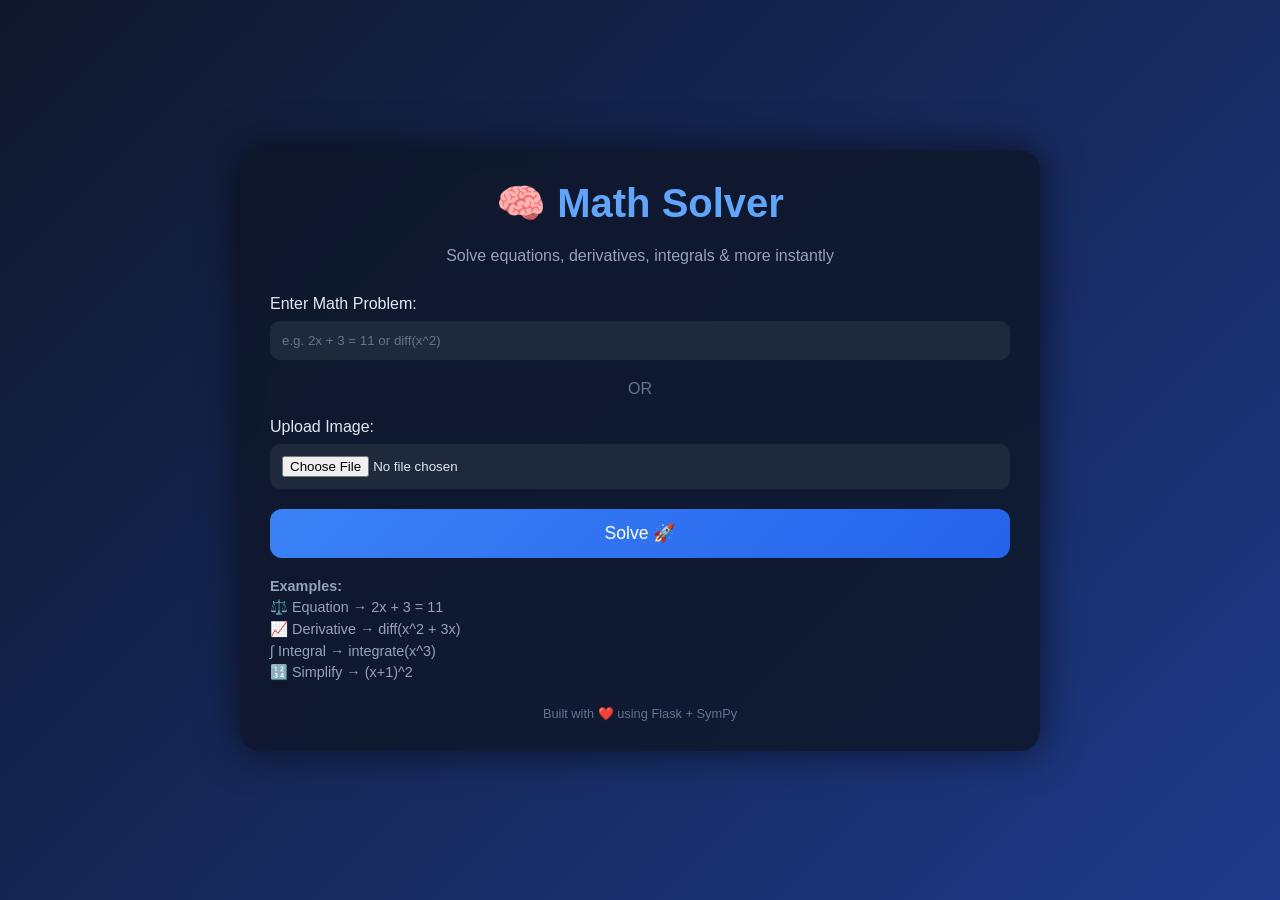
<file: index.html>
<!DOCTYPE html>
<html lang="en">
<head>
    <meta charset="UTF-8">
    <title>Math Solver</title>
    <meta name="viewport" content="width=device-width, initial-scale=1.0">

    <style>
        * {
            margin: 0;
            padding: 0;
            box-sizing: border-box;
            font-family: "Segoe UI", Tahoma, Geneva, Verdana, sans-serif;
        }

        body {
            height: 100vh;
            background: linear-gradient(135deg, #0f172a, #1e3a8a);
            color: #e2e8f0;
            display: flex;
            justify-content: center;
            align-items: center;
        }

        .container {
            width: 90%;
            max-width: 800px;
            background: rgba(15, 23, 42, 0.85);
            border-radius: 20px;
            padding: 30px;
            box-shadow: 0 0 40px rgba(0, 0, 0, 0.6);
            backdrop-filter: blur(10px);
        }

        h1 {
            text-align: center;
            margin-bottom: 20px;
            color: #60a5fa;
            font-size: 2.5rem;
        }

        p.subtitle {
            text-align: center;
            margin-bottom: 30px;
            color: #94a3b8;
        }

        .input-group {
            margin-bottom: 20px;
        }

        label {
            display: block;
            margin-bottom: 8px;
            font-weight: 500;
        }

        input[type="text"],
        input[type="file"] {
            width: 100%;
            padding: 12px;
            border-radius: 10px;
            border: none;
            outline: none;
            background: #1e293b;
            color: #e2e8f0;
        }

        input::placeholder {
            color: #64748b;
        }

        .btn {
            width: 100%;
            padding: 14px;
            border: none;
            border-radius: 12px;
            background: linear-gradient(135deg, #3b82f6, #2563eb);
            color: white;
            font-size: 1.1rem;
            cursor: pointer;
            transition: 0.3s;
        }

        .btn:hover {
            background: linear-gradient(135deg, #2563eb, #1d4ed8);
            transform: scale(1.03);
        }

        .divider {
            text-align: center;
            margin: 20px 0;
            color: #64748b;
        }

        .examples {
            margin-top: 20px;
            font-size: 0.9rem;
            color: #94a3b8;
        }

        .examples span {
            display: block;
            margin: 5px 0;
        }

        footer {
            text-align: center;
            margin-top: 25px;
            font-size: 0.8rem;
            color: #64748b;
        }

        @media (max-width: 600px) {
            h1 {
                font-size: 2rem;
            }
        }
    </style>
</head>

<body>

<div class="container">

    <h1>🧠 Math Solver</h1>
    <p class="subtitle">Solve equations, derivatives, integrals & more instantly</p>

    <!-- FORM -->
    <form action="/solve" method="POST" enctype="multipart/form-data">

        <!-- TEXT INPUT -->
        <div class="input-group">
            <label>Enter Math Problem:</label>
            <input type="text" name="expression" placeholder="e.g. 2x + 3 = 11 or diff(x^2)">
        </div>

        <div class="divider">OR</div>

        <!-- IMAGE INPUT -->
        <div class="input-group">
            <label>Upload Image:</label>
            <input type="file" name="image">
        </div>

        <!-- SUBMIT -->
        <button type="submit" class="btn">Solve 🚀</button>

    </form>

    <!-- EXAMPLES -->
    <div class="examples">
        <strong>Examples:</strong>
        <span>⚖️ Equation → 2x + 3 = 11</span>
        <span>📈 Derivative → diff(x^2 + 3x)</span>
        <span>∫ Integral → integrate(x^3)</span>
        <span>🔢 Simplify → (x+1)^2</span>
    </div>

    <footer>
        Built with ❤️ using Flask + SymPy
    </footer>

</div>

</body>
</html>
</file>
